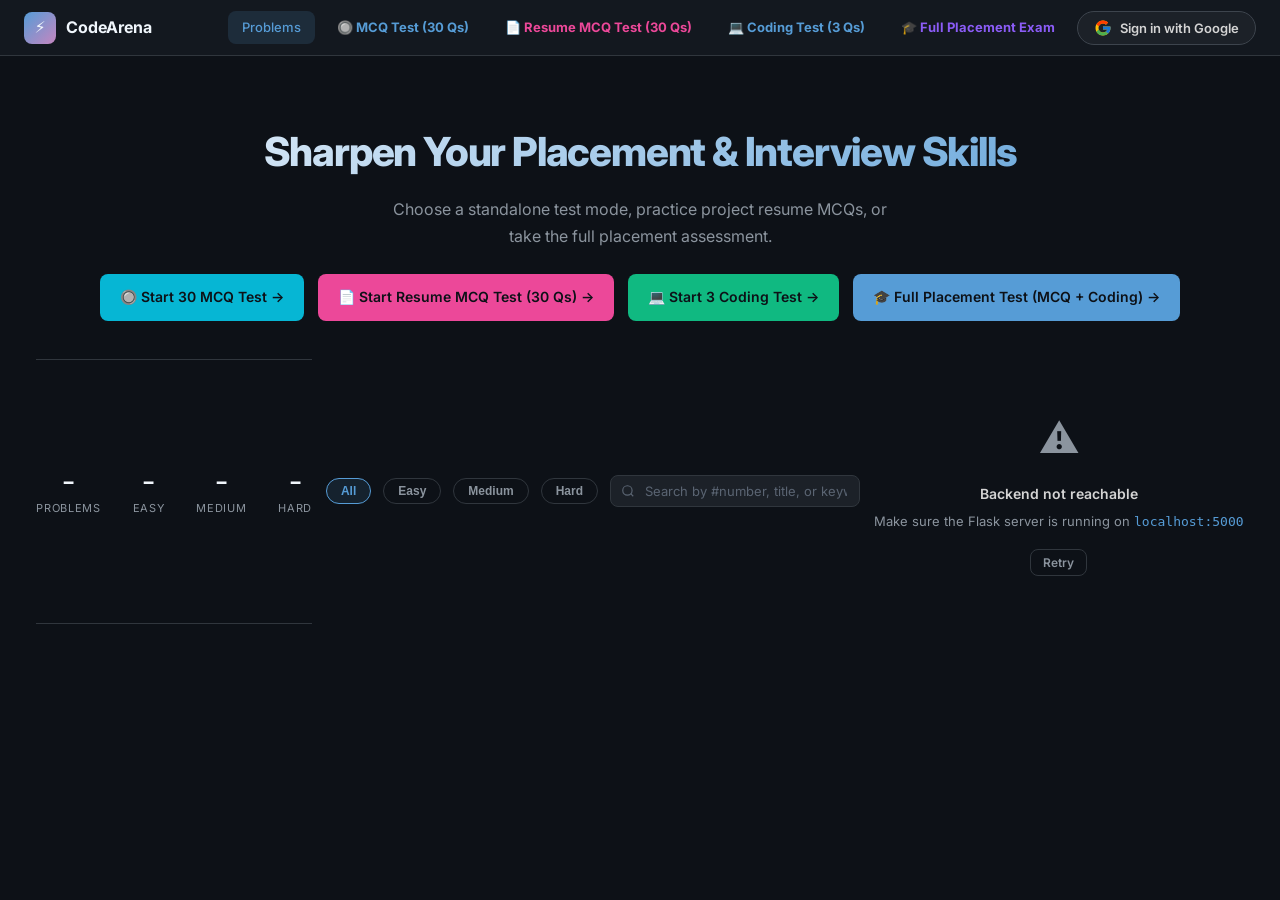
<file: frontend/index.html>
<!DOCTYPE html>
<html lang="en">
<head>
  <meta charset="UTF-8" />
  <meta name="viewport" content="width=device-width, initial-scale=1.0" />
  <title>CodeArena — Practice &amp; Master Coding</title>
  <meta name="description" content="An interactive coding platform to practice problems, run code, and track your submissions." />
  <link rel="stylesheet" href="css/style.css" />

  <!-- Google Identity Services SDK -->
  <script src="https://accounts.google.com/gsi/client" async
          onload="if(typeof initGoogleAuth==='function') initGoogleAuth()"></script>
</head>
<body>

  <!-- ── Navbar ─────────────────────────────────────────── -->
  <nav class="navbar">
    <a class="navbar-brand" href="index.html">
      <div class="brand-icon">⚡</div>
      CodeArena
    </a>
    <div class="navbar-links">
      <a class="nav-link active" href="index.html">Problems</a>
      <a class="nav-link" href="exam.html?mode=mcq" style="font-weight:700;color:var(--accent)">🔘 MCQ Test (30 Qs)</a>
      <a class="nav-link" href="exam.html?mode=resume" style="font-weight:700;color:#ec4899">📄 Resume MCQ Test (30 Qs)</a>
      <a class="nav-link" href="exam.html?mode=coding" style="font-weight:700;color:var(--accent)">💻 Coding Test (3 Qs)</a>
      <a class="nav-link" href="exam.html?mode=full" style="font-weight:700;color:#8b5cf6">🎓 Full Placement Exam</a>
      <a class="nav-link" id="admin-nav-link" href="admin.html" style="display:none">Admin</a>
      <!-- Auth chip — populated by auth.js -->
      <div class="auth-chip" id="auth-chip"></div>
    </div>
  </nav>

  <!-- ── Main ────────────────────────────────────────────── -->
  <main class="container">

    <!-- Hero -->
    <section class="hero">
      <h1 class="hero-title">Sharpen Your Placement &amp; Interview Skills</h1>
      <p class="hero-subtitle">Choose a standalone test mode, practice project resume MCQs, or take the full placement assessment.</p>
      <div style="margin-top:20px;display:flex;gap:14px;justify-content:center;flex-wrap:wrap">
        <a href="exam.html?mode=mcq" class="btn btn-primary" style="padding:12px 20px;font-size:14px;text-decoration:none;background:#06b6d4;border-color:#06b6d4">🔘 Start 30 MCQ Test →</a>
        <a href="exam.html?mode=resume" class="btn btn-primary" style="padding:12px 20px;font-size:14px;text-decoration:none;background:#ec4899;border-color:#ec4899">📄 Start Resume MCQ Test (30 Qs) →</a>
        <a href="exam.html?mode=coding" class="btn btn-primary" style="padding:12px 20px;font-size:14px;text-decoration:none;background:#10b981;border-color:#10b981">💻 Start 3 Coding Test →</a>
        <a href="exam.html?mode=full" class="btn btn-primary" style="padding:12px 20px;font-size:14px;text-decoration:none">🎓 Full Placement Test (MCQ + Coding) →</a>
      <!-- User Test Rank & Progress Banner -->
      <div id="user-rank-banner" style="display:none;margin-top:20px;background:rgba(99, 102, 241, 0.12);border:1px solid var(--accent);border-radius:12px;padding:16px 24px;max-width:600px;margin-left:auto;margin-right:auto;text-align:center">
        <div style="font-size:13px;color:var(--text-secondary);text-transform:uppercase;letter-spacing:0.5px;font-weight:600">🏆 Your Current Test Progress &amp; Rank</div>
        <div style="display:flex;justify-content:space-around;align-items:center;margin-top:10px">
          <div>
            <div id="user-last-mark" style="font-size:24px;font-weight:800;color:var(--accent)">–</div>
            <div style="font-size:12px;color:var(--text-secondary)">Last Score</div>
          </div>
          <div style="width:1px;height:30px;background:rgba(255,255,255,0.1)"></div>
          <div>
            <div id="user-current-rank" style="font-size:24px;font-weight:800;color:#10b981">#–</div>
            <div style="font-size:12px;color:var(--text-secondary)">Performance Rank</div>
          </div>
          <div style="width:1px;height:30px;background:rgba(255,255,255,0.1)"></div>
          <div>
            <div id="user-test-attempts" style="font-size:24px;font-weight:800;color:#a5b4fc">–</div>
            <div style="font-size:12px;color:var(--text-secondary)">Test Attempts</div>
          </div>
        </div>
      </div>

    <!-- Stats bar -->
    <div class="stats-bar">
      <div class="stat-item">
        <div class="stat-value" id="stat-total">–</div>
        <div class="stat-label">Problems</div>
      </div>
      <div class="stat-item">
        <div class="stat-value" id="stat-easy">–</div>
        <div class="stat-label">Easy</div>
      </div>
      <div class="stat-item">
        <div class="stat-value" id="stat-medium">–</div>
        <div class="stat-label">Medium</div>
      </div>
      <div class="stat-item">
        <div class="stat-value" id="stat-hard">–</div>
        <div class="stat-label">Hard</div>
      </div>
    </div>

    <!-- Filters + Search -->
    <div class="filter-bar">
      <button class="filter-btn active" data-filter="All">All</button>
      <button class="filter-btn" data-filter="Easy">Easy</button>
      <button class="filter-btn" data-filter="Medium">Medium</button>
      <button class="filter-btn" data-filter="Hard">Hard</button>
      <input type="text" class="search-input" id="search-input" placeholder="Search by #number, title, or keyword..." />
    </div>

    <!-- Question Grid -->
    <div class="question-grid" id="question-grid">
      <!-- Populated by main.js -->
      <div class="skeleton" style="height:160px;"></div>
      <div class="skeleton" style="height:160px;"></div>
      <div class="skeleton" style="height:160px;"></div>
    </div>

  </main>

  <!-- ── Toast container ──────────────────────────────────── -->
  <div class="toast-container" id="toast-container"></div>

  <script src="js/auth.js"></script>
  <script src="js/main.js"></script>
</body>
</html>
</file>
<file: frontend/css/style.css>
/* ════════════════════════════════════════════════════════
   style.css — Mini Coding Platform Design System
   Dark VS Code-inspired theme with glassmorphism accents
   ════════════════════════════════════════════════════════ */

@import url('https://fonts.googleapis.com/css2?family=Inter:wght@300;400;500;600;700&family=JetBrains+Mono:wght@400;500&display=swap');

/* ── Reset & Base ───────────────────────────────────────── */
*, *::before, *::after { box-sizing: border-box; margin: 0; padding: 0; }

:root {
  /* VS Code palette */
  --bg-deep:       #0d1117;
  --bg-dark:       #161b22;
  --bg-card:       #1c2128;
  --bg-editor:     #1e1e1e;
  --bg-panel:      #252526;
  --border:        #30363d;
  --border-light:  #3d444d;

  /* Accent colours */
  --accent:        #569cd6;
  --accent-hover:  #4fc1ff;
  --accent-glow:   rgba(86,156,214,0.25);
  --green:         #4ec9b0;
  --green-glow:    rgba(78,201,176,0.2);
  --red:           #f44747;
  --red-glow:      rgba(244,71,71,0.2);
  --yellow:        #dcdcaa;
  --orange:        #ce9178;
  --purple:        #c586c0;
  --pink:          #e6569a;

  /* Text */
  --text-primary:  #d4d4d4;
  --text-secondary:#8b949e;
  --text-dim:      #5a6472;
  --text-bright:   #f0f6fc;

  /* Difficulty badges */
  --easy:   #4ec9b0;
  --medium: #dcdcaa;
  --hard:   #f44747;

  /* Spacing & sizing */
  --radius:    8px;
  --radius-lg: 14px;
  --radius-xl: 20px;

  /* Transitions */
  --t-fast:   0.15s ease;
  --t-normal: 0.25s ease;
  --t-slow:   0.4s ease;
}

html, body {
  height: 100%;
  background-color: var(--bg-deep);
  color: var(--text-primary);
  font-family: 'Inter', system-ui, sans-serif;
  font-size: 14px;
  line-height: 1.6;
  -webkit-font-smoothing: antialiased;
}

a { color: var(--accent); text-decoration: none; transition: color var(--t-fast); }
a:hover { color: var(--accent-hover); }

/* ── Scrollbar ─────────────────────────────────────────── */
::-webkit-scrollbar { width: 8px; height: 8px; }
::-webkit-scrollbar-track { background: var(--bg-dark); }
::-webkit-scrollbar-thumb { background: var(--border-light); border-radius: 4px; }
::-webkit-scrollbar-thumb:hover { background: var(--text-dim); }

/* ── Layout ─────────────────────────────────────────────── */
.container { max-width: 1280px; margin: 0 auto; padding: 0 24px; }
.flex { display: flex; }
.flex-col { flex-direction: column; }
.items-center { align-items: center; }
.justify-between { justify-content: space-between; }
.gap-2 { gap: 8px; }
.gap-3 { gap: 12px; }
.gap-4 { gap: 16px; }
.gap-6 { gap: 24px; }
.flex-1 { flex: 1; }
.hidden { display: none !important; }

/* ── Navbar ─────────────────────────────────────────────── */
.navbar {
  display: flex;
  align-items: center;
  justify-content: space-between;
  padding: 0 24px;
  height: 56px;
  background: rgba(22,27,34,0.85);
  border-bottom: 1px solid var(--border);
  backdrop-filter: blur(12px);
  -webkit-backdrop-filter: blur(12px);
  position: sticky;
  top: 0;
  z-index: 100;
}

.navbar-brand {
  display: flex;
  align-items: center;
  gap: 10px;
  font-weight: 700;
  font-size: 16px;
  color: var(--text-bright);
  text-decoration: none;
}

.navbar-brand .brand-icon {
  width: 32px;
  height: 32px;
  background: linear-gradient(135deg, var(--accent), var(--purple));
  border-radius: 8px;
  display: flex;
  align-items: center;
  justify-content: center;
  font-size: 16px;
}

.navbar-links { display: flex; align-items: center; gap: 8px; }

.nav-link {
  padding: 6px 14px;
  border-radius: var(--radius);
  color: var(--text-secondary);
  font-weight: 500;
  font-size: 13px;
  transition: all var(--t-fast);
  text-decoration: none;
}

.nav-link:hover { background: rgba(255,255,255,0.06); color: var(--text-primary); }
.nav-link.active { background: rgba(86,156,214,0.15); color: var(--accent); }

/* ── Buttons ─────────────────────────────────────────────── */
.btn {
  display: inline-flex;
  align-items: center;
  gap: 6px;
  padding: 8px 18px;
  border-radius: var(--radius);
  font-size: 13px;
  font-weight: 600;
  font-family: inherit;
  cursor: pointer;
  border: none;
  transition: all var(--t-fast);
  white-space: nowrap;
  text-decoration: none;
}

.btn:disabled {
  opacity: 0.45;
  cursor: not-allowed;
  pointer-events: none;
}

.btn-primary {
  background: var(--accent);
  color: #0d1117;
}
.btn-primary:hover {
  background: var(--accent-hover);
  box-shadow: 0 0 20px var(--accent-glow);
  transform: translateY(-1px);
}

.btn-success {
  background: var(--green);
  color: #0d1117;
}
.btn-success:hover {
  filter: brightness(1.1);
  box-shadow: 0 0 20px var(--green-glow);
  transform: translateY(-1px);
}

.btn-danger {
  background: var(--red);
  color: #fff;
}
.btn-danger:hover {
  filter: brightness(1.1);
  box-shadow: 0 0 20px var(--red-glow);
  transform: translateY(-1px);
}

.btn-ghost {
  background: transparent;
  color: var(--text-secondary);
  border: 1px solid var(--border);
}
.btn-ghost:hover {
  background: rgba(255,255,255,0.06);
  border-color: var(--border-light);
  color: var(--text-primary);
}

.btn-sm { padding: 5px 12px; font-size: 12px; }
.btn-lg { padding: 11px 24px; font-size: 15px; }

.btn .spinner {
  width: 14px; height: 14px;
  border: 2px solid transparent;
  border-top-color: currentColor;
  border-radius: 50%;
  animation: spin 0.6s linear infinite;
}

/* ── Cards ───────────────────────────────────────────────── */
.card {
  background: var(--bg-card);
  border: 1px solid var(--border);
  border-radius: var(--radius-lg);
  overflow: hidden;
  transition: all var(--t-normal);
}

.card:hover {
  border-color: var(--border-light);
  box-shadow: 0 8px 32px rgba(0,0,0,0.3);
  transform: translateY(-2px);
}

.card-body { padding: 20px; }
.card-header {
  padding: 16px 20px;
  border-bottom: 1px solid var(--border);
  font-weight: 600;
  font-size: 13px;
  color: var(--text-secondary);
  text-transform: uppercase;
  letter-spacing: 0.06em;
}

/* ── Badges ──────────────────────────────────────────────── */
.badge {
  display: inline-flex;
  align-items: center;
  padding: 2px 10px;
  border-radius: 20px;
  font-size: 11px;
  font-weight: 600;
  letter-spacing: 0.03em;
}

.badge-easy   { background: rgba(78,201,176,0.15); color: var(--easy); }
.badge-medium { background: rgba(220,220,170,0.15); color: var(--medium); }
.badge-hard   { background: rgba(244,71,71,0.15);   color: var(--hard); }
.badge-info   { background: rgba(86,156,214,0.15);  color: var(--accent); }

/* ── Forms ───────────────────────────────────────────────── */
.form-group { display: flex; flex-direction: column; gap: 6px; }

.form-label {
  font-size: 12px;
  font-weight: 600;
  color: var(--text-secondary);
  text-transform: uppercase;
  letter-spacing: 0.05em;
}

.form-control {
  background: var(--bg-editor);
  border: 1px solid var(--border);
  border-radius: var(--radius);
  color: var(--text-primary);
  font-family: inherit;
  font-size: 13px;
  padding: 9px 12px;
  outline: none;
  transition: border-color var(--t-fast), box-shadow var(--t-fast);
  width: 100%;
}

.form-control:focus {
  border-color: var(--accent);
  box-shadow: 0 0 0 3px var(--accent-glow);
}

.form-control::placeholder { color: var(--text-dim); }

textarea.form-control {
  resize: vertical;
  min-height: 80px;
  font-family: 'JetBrains Mono', monospace;
  font-size: 12px;
}

select.form-control {
  cursor: pointer;
  appearance: none;
  background-image: url("data:image/svg+xml,%3Csvg xmlns='http://www.w3.org/2000/svg' width='12' height='12' viewBox='0 0 12 12'%3E%3Cpath fill='%238b949e' d='M6 8L1 3h10z'/%3E%3C/svg%3E");
  background-repeat: no-repeat;
  background-position: right 12px center;
  padding-right: 32px;
}

/* ── Question Card (index page) ──────────────────────────── */
.question-grid {
  display: grid;
  grid-template-columns: repeat(auto-fill, minmax(320px, 1fr));
  gap: 16px;
  padding: 24px 0;
}

.question-card {
  background: var(--bg-card);
  border: 1px solid var(--border);
  border-radius: var(--radius-lg);
  padding: 20px;
  cursor: pointer;
  transition: all var(--t-normal);
  text-decoration: none;
  display: block;
  position: relative;
  overflow: hidden;
}

.question-card::before {
  content: '';
  position: absolute;
  inset: 0;
  background: linear-gradient(135deg, var(--accent-glow), transparent);
  opacity: 0;
  transition: opacity var(--t-normal);
}

.question-card:hover {
  border-color: var(--accent);
  transform: translateY(-3px);
  box-shadow: 0 12px 40px rgba(0,0,0,0.4);
}

.question-card:hover::before { opacity: 1; }

.question-card-header {
  display: flex;
  align-items: flex-start;
  justify-content: space-between;
  gap: 12px;
  margin-bottom: 10px;
}

.question-number {
  font-family: 'JetBrains Mono', monospace;
  font-size: 11px;
  color: var(--text-dim);
}

.question-title {
  font-size: 15px;
  font-weight: 600;
  color: var(--text-bright);
  margin-bottom: 8px;
  line-height: 1.4;
}

.question-meta {
  display: flex;
  align-items: center;
  gap: 10px;
  margin-top: 12px;
  font-size: 12px;
  color: var(--text-secondary);
}

.question-card-desc {
  font-size: 13px;
  color: var(--text-secondary);
  display: -webkit-box;
  -webkit-line-clamp: 2;
  -webkit-box-orient: vertical;
  overflow: hidden;
  line-height: 1.5;
}

/* ── Editor Layout ───────────────────────────────────────── */
.editor-layout {
  display: flex;
  height: calc(100vh - 56px);
  overflow: hidden;
}

.problem-panel {
  width: 420px;
  min-width: 300px;
  max-width: 600px;
  background: var(--bg-dark);
  border-right: 1px solid var(--border);
  display: flex;
  flex-direction: column;
  overflow: hidden;
}

.problem-panel-tabs {
  display: flex;
  border-bottom: 1px solid var(--border);
  background: var(--bg-dark);
  flex-shrink: 0;
}

.panel-tab {
  padding: 10px 18px;
  font-size: 13px;
  font-weight: 500;
  color: var(--text-secondary);
  cursor: pointer;
  border-bottom: 2px solid transparent;
  transition: all var(--t-fast);
}

.panel-tab.active {
  color: var(--text-bright);
  border-bottom-color: var(--accent);
}

.panel-tab:hover:not(.active) { color: var(--text-primary); }

.panel-content {
  padding: 20px;
  overflow-y: auto;
  flex: 1;
}

.problem-title {
  font-size: 20px;
  font-weight: 700;
  color: var(--text-bright);
  margin-bottom: 12px;
  line-height: 1.3;
}

.problem-meta {
  display: flex;
  align-items: center;
  gap: 10px;
  margin-bottom: 20px;
  font-size: 12px;
}

.problem-section-label {
  font-size: 12px;
  font-weight: 600;
  color: var(--accent);
  text-transform: uppercase;
  letter-spacing: 0.06em;
  margin: 20px 0 8px;
}

.problem-body {
  font-size: 14px;
  line-height: 1.7;
  color: var(--text-primary);
  white-space: pre-wrap;
}

.example-block {
  background: var(--bg-editor);
  border: 1px solid var(--border);
  border-left: 3px solid var(--accent);
  border-radius: var(--radius);
  padding: 12px 14px;
  margin-top: 8px;
}

.example-io {
  font-family: 'JetBrains Mono', monospace;
  font-size: 12px;
  color: var(--text-primary);
  line-height: 1.8;
}

.example-label {
  font-size: 11px;
  font-weight: 600;
  color: var(--text-secondary);
  text-transform: uppercase;
  letter-spacing: 0.05em;
  margin-bottom: 4px;
}

/* ── Code Editor Panel ───────────────────────────────────── */
.editor-panel {
  flex: 1;
  display: flex;
  flex-direction: column;
  overflow: hidden;
  background: var(--bg-editor);
}

.editor-toolbar {
  display: flex;
  align-items: center;
  justify-content: space-between;
  padding: 8px 16px;
  background: var(--bg-panel);
  border-bottom: 1px solid var(--border);
  flex-shrink: 0;
  gap: 12px;
}

.editor-toolbar-left { display: flex; align-items: center; gap: 10px; }
.editor-toolbar-right { display: flex; align-items: center; gap: 8px; }

.language-select {
  background: var(--bg-editor);
  border: 1px solid var(--border);
  color: var(--text-primary);
  border-radius: var(--radius);
  padding: 5px 28px 5px 10px;
  font-size: 12px;
  font-family: inherit;
  cursor: pointer;
  outline: none;
  appearance: none;
  background-image: url("data:image/svg+xml,%3Csvg xmlns='http://www.w3.org/2000/svg' width='10' height='10' viewBox='0 0 12 12'%3E%3Cpath fill='%238b949e' d='M6 8L1 3h10z'/%3E%3C/svg%3E");
  background-repeat: no-repeat;
  background-position: right 8px center;
  transition: border-color var(--t-fast);
}

.language-select:focus { border-color: var(--accent); }

#monaco-editor {
  flex: 1;
  min-height: 0;
}

/* ── Console / Output ────────────────────────────────────── */
.console-panel {
  height: 240px;
  min-height: 120px;
  max-height: 50vh;
  background: var(--bg-dark);
  border-top: 1px solid var(--border);
  display: flex;
  flex-direction: column;
  flex-shrink: 0;
  resize: vertical;
  overflow: hidden;
}

.console-header {
  display: flex;
  align-items: center;
  justify-content: space-between;
  padding: 6px 14px;
  border-bottom: 1px solid var(--border);
  font-size: 12px;
  font-weight: 600;
  color: var(--text-secondary);
  text-transform: uppercase;
  letter-spacing: 0.06em;
  flex-shrink: 0;
}

.console-tabs { display: flex; gap: 4px; }
.console-tab {
  padding: 3px 10px;
  border-radius: 4px;
  font-size: 11px;
  cursor: pointer;
  color: var(--text-secondary);
  transition: all var(--t-fast);
}
.console-tab.active {
  background: rgba(86,156,214,0.15);
  color: var(--accent);
}

.console-body {
  flex: 1;
  overflow-y: auto;
  padding: 12px 16px;
  font-family: 'JetBrains Mono', monospace;
  font-size: 12px;
  line-height: 1.7;
  white-space: pre-wrap;
  word-break: break-all;
}

.console-placeholder {
  color: var(--text-dim);
  font-style: italic;
}

.output-success { color: var(--green); }
.output-error   { color: var(--red); }
.output-warn    { color: var(--yellow); }
.output-info    { color: var(--accent); }

/* ── Test Case Results ───────────────────────────────────── */
.test-results {
  display: flex;
  flex-direction: column;
  gap: 8px;
  padding: 12px 16px;
  overflow-y: auto;
  flex: 1;
}

.test-case-item {
  background: var(--bg-card);
  border: 1px solid var(--border);
  border-radius: var(--radius);
  overflow: hidden;
}

.test-case-header {
  display: flex;
  align-items: center;
  justify-content: space-between;
  padding: 8px 14px;
  cursor: pointer;
  font-size: 12px;
  font-weight: 600;
  transition: background var(--t-fast);
}

.test-case-header:hover { background: rgba(255,255,255,0.03); }

.test-case-header.pass { border-left: 3px solid var(--green); }
.test-case-header.fail { border-left: 3px solid var(--red); }

.test-case-status {
  font-size: 11px;
  padding: 2px 8px;
  border-radius: 20px;
}

.test-case-status.pass { background: var(--green-glow); color: var(--green); }
.test-case-status.fail { background: var(--red-glow); color: var(--red); }

.test-case-body {
  padding: 10px 14px;
  border-top: 1px solid var(--border);
  font-family: 'JetBrains Mono', monospace;
  font-size: 11px;
  line-height: 1.8;
}

.tc-row { display: grid; grid-template-columns: 90px 1fr; gap: 4px; }
.tc-label { color: var(--text-secondary); }
.tc-val   { color: var(--text-primary); }

/* ── Timer ───────────────────────────────────────────────── */
.timer-widget {
  display: flex;
  align-items: center;
  gap: 6px;
  font-family: 'JetBrains Mono', monospace;
  font-size: 13px;
  font-weight: 600;
  padding: 4px 12px;
  border-radius: var(--radius);
  background: rgba(255,255,255,0.05);
  border: 1px solid var(--border);
  color: var(--text-primary);
  transition: all var(--t-fast);
}

.timer-widget.warning { color: var(--yellow); border-color: var(--yellow); background: rgba(220,220,170,0.08); }
.timer-widget.danger  { color: var(--red); border-color: var(--red); background: var(--red-glow); animation: pulse 1s ease infinite; }

/* ── Toast Notifications ─────────────────────────────────── */
.toast-container {
  position: fixed;
  bottom: 24px;
  right: 24px;
  z-index: 9999;
  display: flex;
  flex-direction: column;
  gap: 10px;
  pointer-events: none;
}

.toast {
  display: flex;
  align-items: flex-start;
  gap: 12px;
  padding: 14px 18px;
  border-radius: var(--radius-lg);
  min-width: 300px;
  max-width: 420px;
  backdrop-filter: blur(12px);
  border: 1px solid;
  font-size: 13px;
  pointer-events: all;
  animation: slideUp 0.3s ease;
  box-shadow: 0 8px 32px rgba(0,0,0,0.4);
}

.toast-success {
  background: rgba(78,201,176,0.1);
  border-color: var(--green);
  color: var(--text-primary);
}

.toast-error {
  background: rgba(244,71,71,0.1);
  border-color: var(--red);
  color: var(--text-primary);
}

.toast-info {
  background: rgba(86,156,214,0.1);
  border-color: var(--accent);
  color: var(--text-primary);
}

.toast-icon { font-size: 18px; flex-shrink: 0; }
.toast-title { font-weight: 700; margin-bottom: 2px; }
.toast-body { color: var(--text-secondary); font-size: 12px; }

/* ── Modal ───────────────────────────────────────────────── */
.modal-overlay {
  position: fixed;
  inset: 0;
  background: rgba(0,0,0,0.7);
  backdrop-filter: blur(6px);
  z-index: 200;
  display: flex;
  align-items: center;
  justify-content: center;
  padding: 24px;
  animation: fadeIn 0.2s ease;
}

.modal-box {
  background: var(--bg-card);
  border: 1px solid var(--border);
  border-radius: var(--radius-xl);
  padding: 32px;
  width: 100%;
  max-width: 440px;
  box-shadow: 0 24px 80px rgba(0,0,0,0.6);
  animation: scaleIn 0.25s cubic-bezier(0.34,1.56,0.64,1);
}

.modal-title {
  font-size: 20px;
  font-weight: 700;
  color: var(--text-bright);
  margin-bottom: 6px;
}

.modal-subtitle {
  font-size: 13px;
  color: var(--text-secondary);
  margin-bottom: 24px;
}

/* ── Hero (index page) ───────────────────────────────────── */
.hero {
  padding: 64px 0 32px;
  text-align: center;
}

.hero-title {
  font-size: 40px;
  font-weight: 800;
  color: var(--text-bright);
  letter-spacing: -0.03em;
  margin-bottom: 12px;
  background: linear-gradient(135deg, var(--text-bright), var(--accent));
  -webkit-background-clip: text;
  -webkit-text-fill-color: transparent;
  background-clip: text;
}

.hero-subtitle {
  font-size: 16px;
  color: var(--text-secondary);
  max-width: 500px;
  margin: 0 auto 24px;
  line-height: 1.7;
}

.stats-bar {
  display: flex;
  align-items: center;
  justify-content: center;
  gap: 32px;
  padding: 16px 0;
  border-top: 1px solid var(--border);
  border-bottom: 1px solid var(--border);
  margin: 24px 0;
}

.stat-item { text-align: center; }
.stat-value {
  font-size: 22px;
  font-weight: 700;
  color: var(--text-bright);
  font-family: 'JetBrains Mono', monospace;
}
.stat-label { font-size: 11px; color: var(--text-secondary); text-transform: uppercase; letter-spacing: 0.06em; }

/* ── Filter Bar ──────────────────────────────────────────── */
.filter-bar {
  display: flex;
  align-items: center;
  gap: 12px;
  padding: 12px 0;
  flex-wrap: wrap;
}

.filter-btn {
  padding: 5px 14px;
  border-radius: 20px;
  font-size: 12px;
  font-weight: 600;
  cursor: pointer;
  border: 1px solid var(--border);
  background: transparent;
  color: var(--text-secondary);
  transition: all var(--t-fast);
}

.filter-btn.active, .filter-btn:hover {
  border-color: var(--accent);
  background: rgba(86,156,214,0.12);
  color: var(--accent);
}

.search-input {
  flex: 1;
  min-width: 200px;
  max-width: 320px;
  background: var(--bg-card);
  border: 1px solid var(--border);
  border-radius: var(--radius);
  color: var(--text-primary);
  font-family: inherit;
  font-size: 13px;
  padding: 7px 12px 7px 34px;
  outline: none;
  transition: border-color var(--t-fast);
  background-image: url("data:image/svg+xml,%3Csvg xmlns='http://www.w3.org/2000/svg' width='14' height='14' viewBox='0 0 24 24' fill='none' stroke='%235a6472' stroke-width='2'%3E%3Ccircle cx='11' cy='11' r='8'/%3E%3Cpath d='m21 21-4.35-4.35'/%3E%3C/svg%3E");
  background-repeat: no-repeat;
  background-position: 10px center;
}

.search-input:focus { border-color: var(--accent); }
.search-input::placeholder { color: var(--text-dim); }

/* ── Admin Panel ─────────────────────────────────────────── */
.admin-layout {
  display: grid;
  grid-template-columns: 380px 1fr;
  gap: 24px;
  padding: 24px 0;
  min-height: calc(100vh - 80px);
}

.admin-sidebar { display: flex; flex-direction: column; gap: 16px; }
.admin-main    { display: flex; flex-direction: column; gap: 16px; }

.test-case-row {
  display: grid;
  grid-template-columns: 1fr 1fr auto;
  gap: 8px;
  align-items: start;
  padding: 10px;
  background: var(--bg-editor);
  border: 1px solid var(--border);
  border-radius: var(--radius);
}

.questions-list { display: flex; flex-direction: column; gap: 8px; }

.question-list-item {
  display: flex;
  align-items: center;
  justify-content: space-between;
  padding: 12px 16px;
  background: var(--bg-editor);
  border: 1px solid var(--border);
  border-radius: var(--radius);
  transition: all var(--t-fast);
  gap: 12px;
}

.question-list-item:hover { border-color: var(--border-light); }

.question-list-title {
  font-weight: 500;
  color: var(--text-primary);
  flex: 1;
}

/* ── Loading Skeleton ────────────────────────────────────── */
.skeleton {
  background: linear-gradient(90deg, var(--bg-card) 25%, var(--bg-panel) 50%, var(--bg-card) 75%);
  background-size: 200% 100%;
  animation: shimmer 1.4s infinite;
  border-radius: var(--radius);
  height: 16px;
}

/* ── Animations ──────────────────────────────────────────── */
@keyframes spin     { to { transform: rotate(360deg); } }
@keyframes pulse    { 0%,100% { opacity:1; } 50% { opacity:0.5; } }
@keyframes slideUp  { from { transform: translateY(20px); opacity: 0; } to { transform: translateY(0); opacity: 1; } }
@keyframes fadeIn   { from { opacity:0; } to { opacity:1; } }
@keyframes scaleIn  { from { transform: scale(0.9); opacity:0; } to { transform: scale(1); opacity:1; } }
@keyframes shimmer  { to { background-position: -200% 0; } }

@keyframes bounceIn {
  0%   { transform: scale(0.8); opacity: 0; }
  60%  { transform: scale(1.05); }
  100% { transform: scale(1); opacity: 1; }
}

/* ── Resize handle ───────────────────────────────────────── */
.resize-handle {
  width: 5px;
  background: var(--border);
  cursor: col-resize;
  transition: background var(--t-fast);
  flex-shrink: 0;
}

.resize-handle:hover { background: var(--accent); }

/* ── Success overlay ──────────────────────────────────────── */
.success-overlay {
  position: absolute;
  inset: 0;
  background: rgba(13,17,23,0.92);
  display: flex;
  flex-direction: column;
  align-items: center;
  justify-content: center;
  z-index: 50;
  animation: fadeIn 0.3s ease;
  text-align: center;
  padding: 32px;
}

.success-icon {
  font-size: 64px;
  margin-bottom: 16px;
  animation: bounceIn 0.6s cubic-bezier(0.34,1.56,0.64,1);
}

.success-title {
  font-size: 28px;
  font-weight: 800;
  color: var(--green);
  margin-bottom: 8px;
}

.success-subtitle {
  font-size: 14px;
  color: var(--text-secondary);
  margin-bottom: 24px;
}

/* ── Responsive ──────────────────────────────────────────── */
@media (max-width: 900px) {
  .editor-layout { flex-direction: column; height: auto; }
  .problem-panel { width: 100%; max-width: none; border-right: none; border-bottom: 1px solid var(--border); height: 40vh; }
  .admin-layout  { grid-template-columns: 1fr; }
}

@media (max-width: 600px) {
  .hero-title { font-size: 28px; }
  .question-grid { grid-template-columns: 1fr; }
  .stats-bar { gap: 20px; }
  .navbar { padding: 0 16px; }
  .container { padding: 0 16px; }
}

/* ── Google Auth chip (navbar) ───────────────────────────── */
.auth-chip {
  display: flex;
  align-items: center;
  gap: 8px;
}

.auth-avatar {
  width: 30px;
  height: 30px;
  border-radius: 50%;
  border: 2px solid var(--border-light);
  object-fit: cover;
  flex-shrink: 0;
}

.auth-avatar-placeholder {
  width: 30px;
  height: 30px;
  border-radius: 50%;
  background: linear-gradient(135deg, var(--accent), var(--purple));
  display: flex;
  align-items: center;
  justify-content: center;
  font-size: 13px;
  font-weight: 700;
  color: #fff;
  flex-shrink: 0;
}

.auth-chip-name {
  font-size: 13px;
  font-weight: 600;
  color: var(--text-primary);
  max-width: 120px;
  overflow: hidden;
  text-overflow: ellipsis;
  white-space: nowrap;
}

.auth-signout-btn {
  background: transparent;
  border: none;
  color: var(--text-dim);
  cursor: pointer;
  font-size: 14px;
  padding: 4px 6px;
  border-radius: var(--radius);
  transition: all var(--t-fast);
  line-height: 1;
}

.auth-signout-btn:hover {
  color: var(--red);
  background: var(--red-glow);
}

/* ── Google Sign-In button ───────────────────────────────── */
.btn-google {
  display: inline-flex;
  align-items: center;
  gap: 8px;
  padding: 7px 16px;
  border-radius: 20px;
  font-size: 13px;
  font-weight: 600;
  font-family: inherit;
  cursor: pointer;
  border: 1px solid var(--border-light);
  background: var(--bg-card);
  color: var(--text-primary);
  transition: all var(--t-fast);
  white-space: nowrap;
}

.btn-google:hover {
  border-color: var(--accent);
  background: rgba(86,156,214,0.08);
  box-shadow: 0 0 16px var(--accent-glow);
  transform: translateY(-1px);
  color: var(--text-bright);
}

/* ── Google Sign-In modal ────────────────────────────────── */
.modal-overlay {
  display: none;
  position: fixed;
  inset: 0;
  background: rgba(0,0,0,0.75);
  backdrop-filter: blur(8px);
  -webkit-backdrop-filter: blur(8px);
  z-index: 300;
  align-items: center;
  justify-content: center;
  padding: 24px;
}

.modal-overlay.visible {
  display: flex;
  animation: fadeIn 0.2s ease;
}

/* Keep old .hidden class working for admin auth modal */
.modal-overlay:not(.visible):not([style*="flex"]):not([style*="block"]) {
  display: none;
}

.signin-modal-box {
  background: linear-gradient(160deg, var(--bg-card) 0%, #1a1f27 100%);
  border: 1px solid var(--border-light);
  border-radius: var(--radius-xl);
  padding: 40px 36px;
  width: 100%;
  max-width: 420px;
  box-shadow: 0 32px 96px rgba(0,0,0,0.7);
  animation: scaleIn 0.25s cubic-bezier(0.34,1.56,0.64,1);
  text-align: center;
}

.signin-logo {
  font-size: 48px;
  margin-bottom: 16px;
  display: block;
}

.signin-hint {
  font-size: 11px;
  color: var(--text-dim);
  margin-top: 12px;
  line-height: 1.5;
}
</file>
